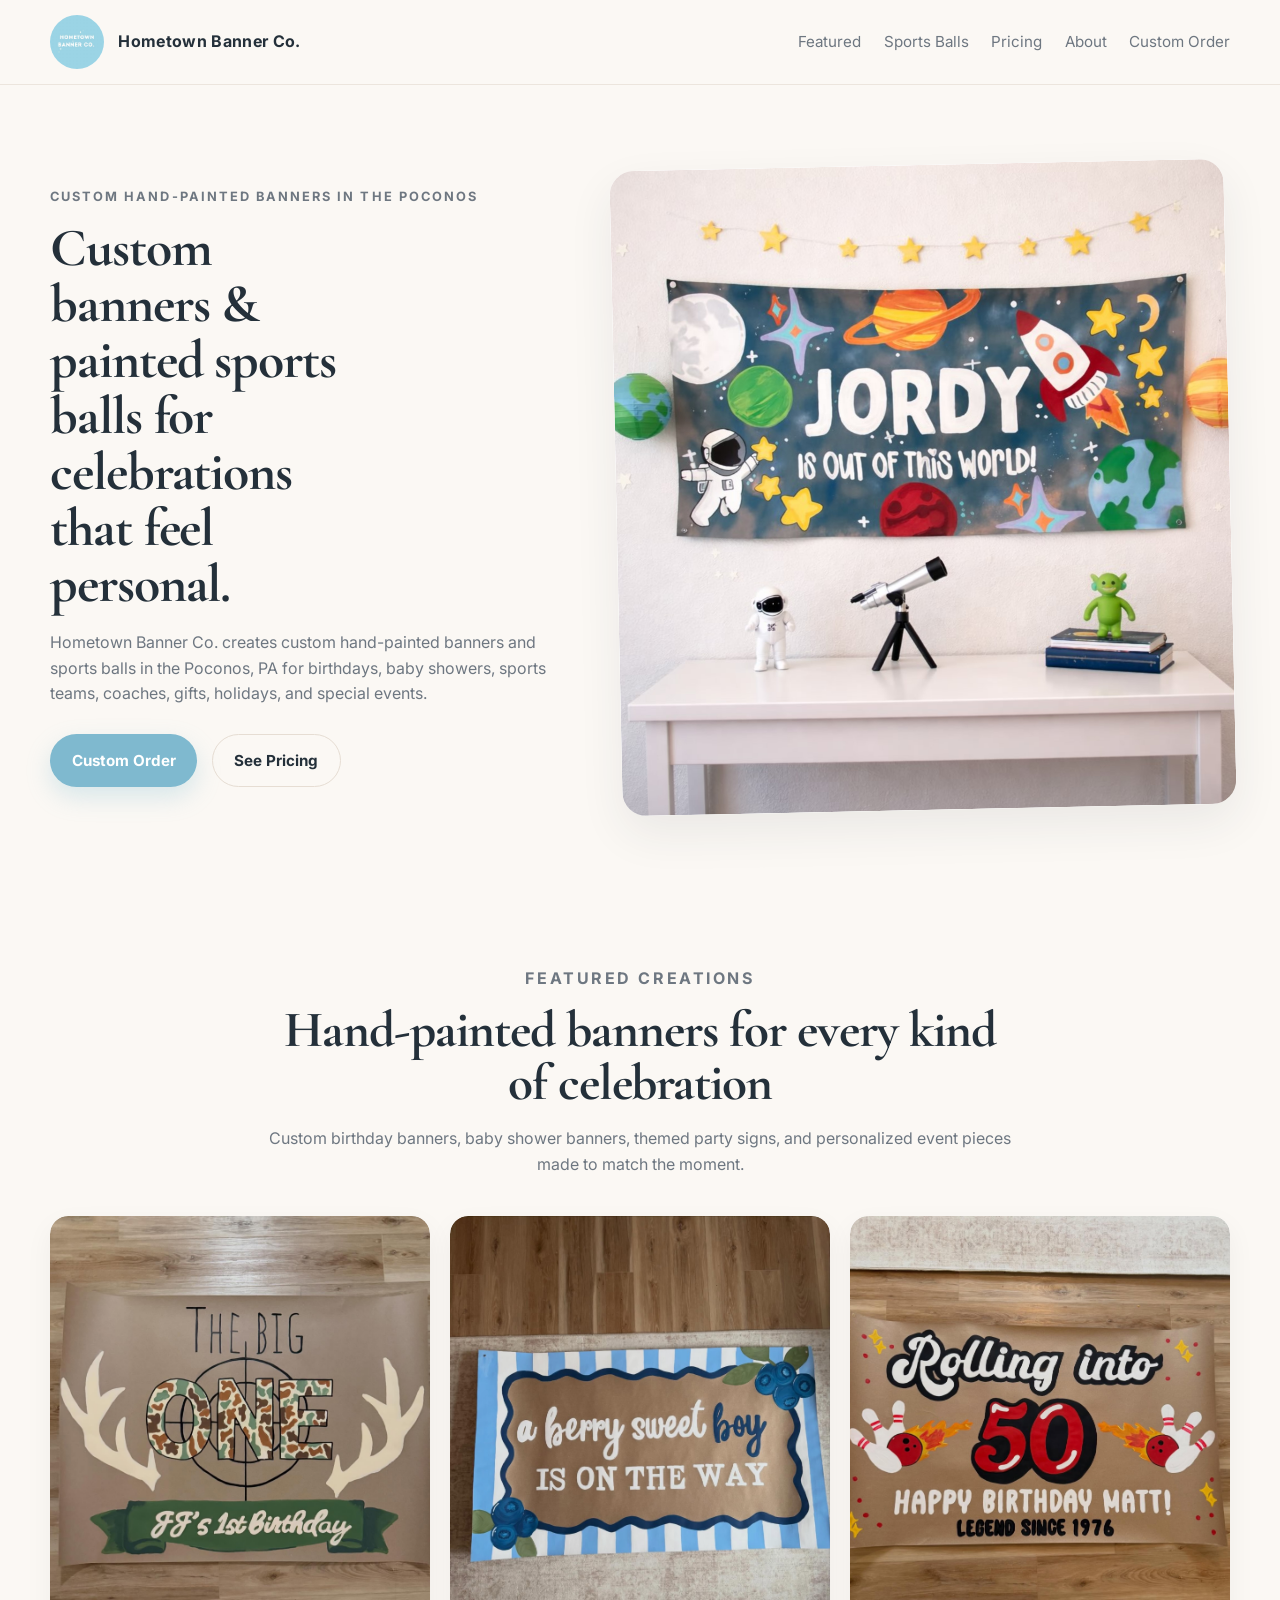
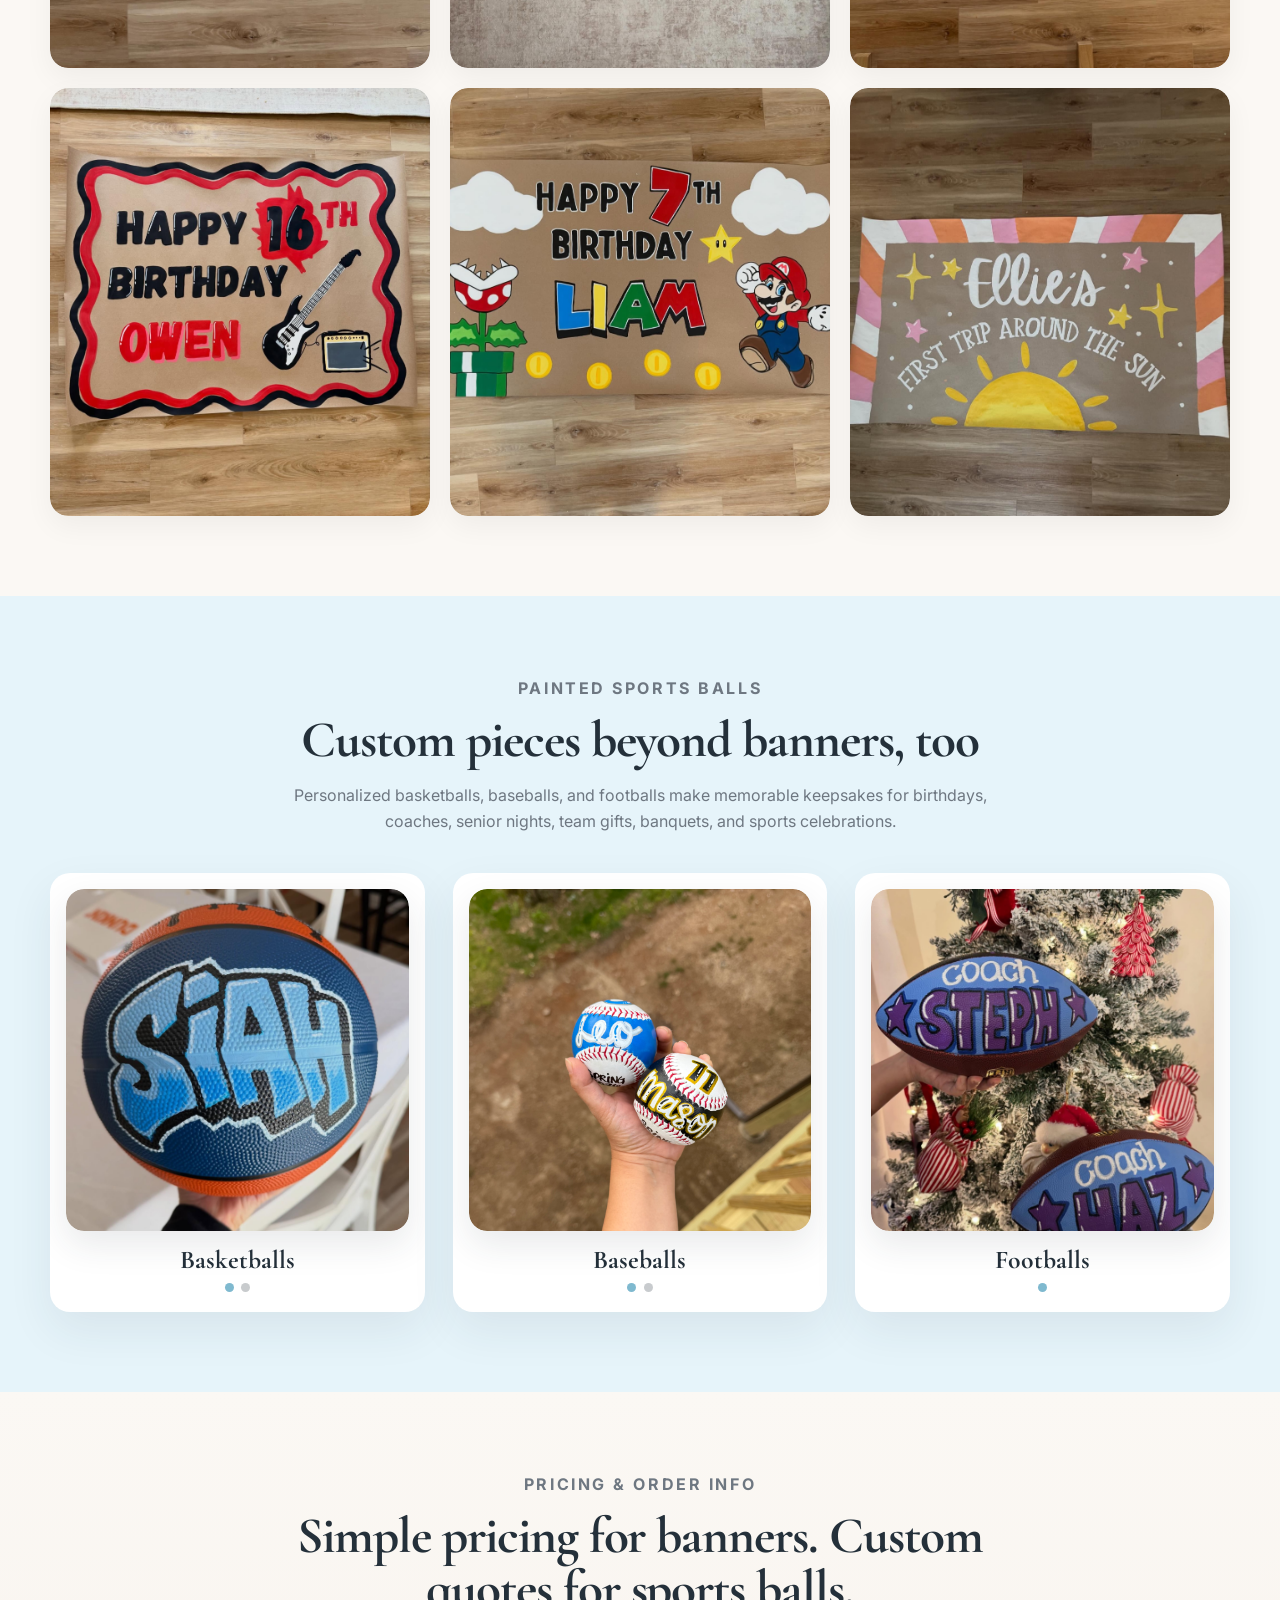
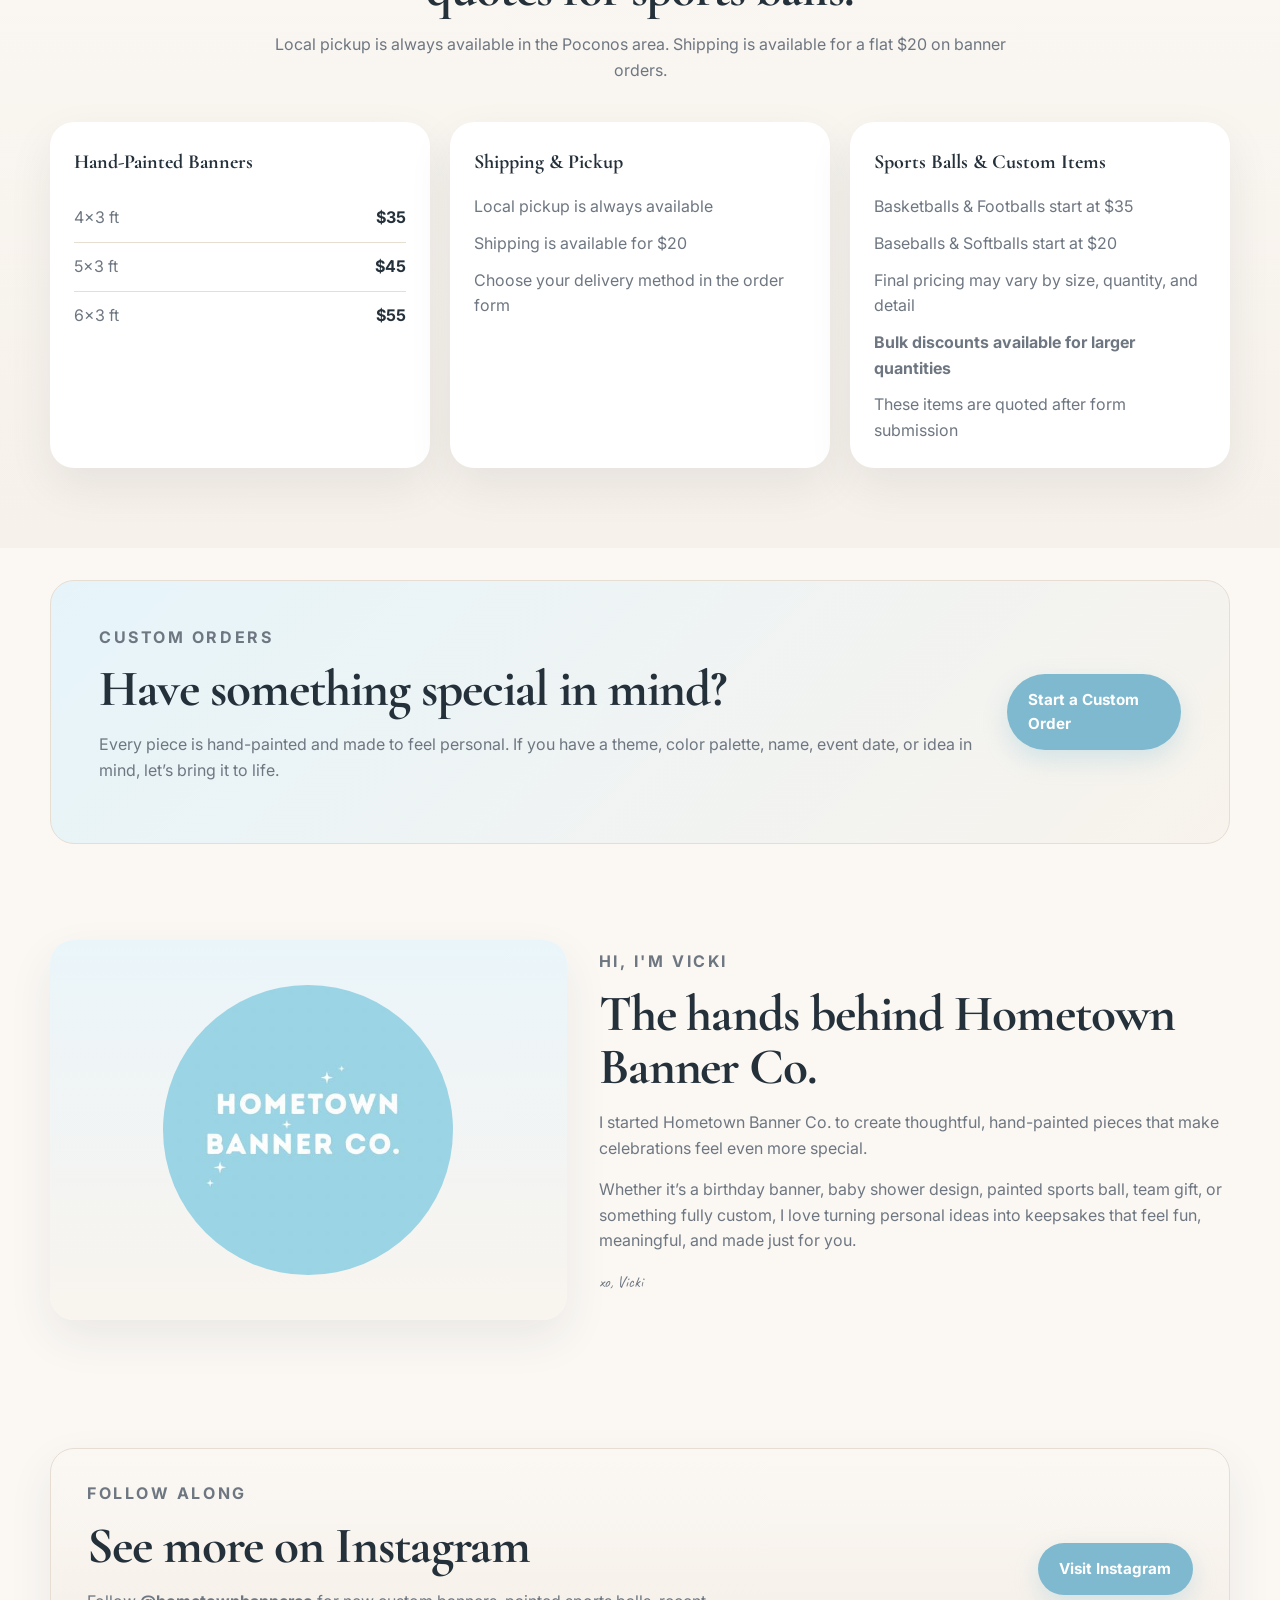
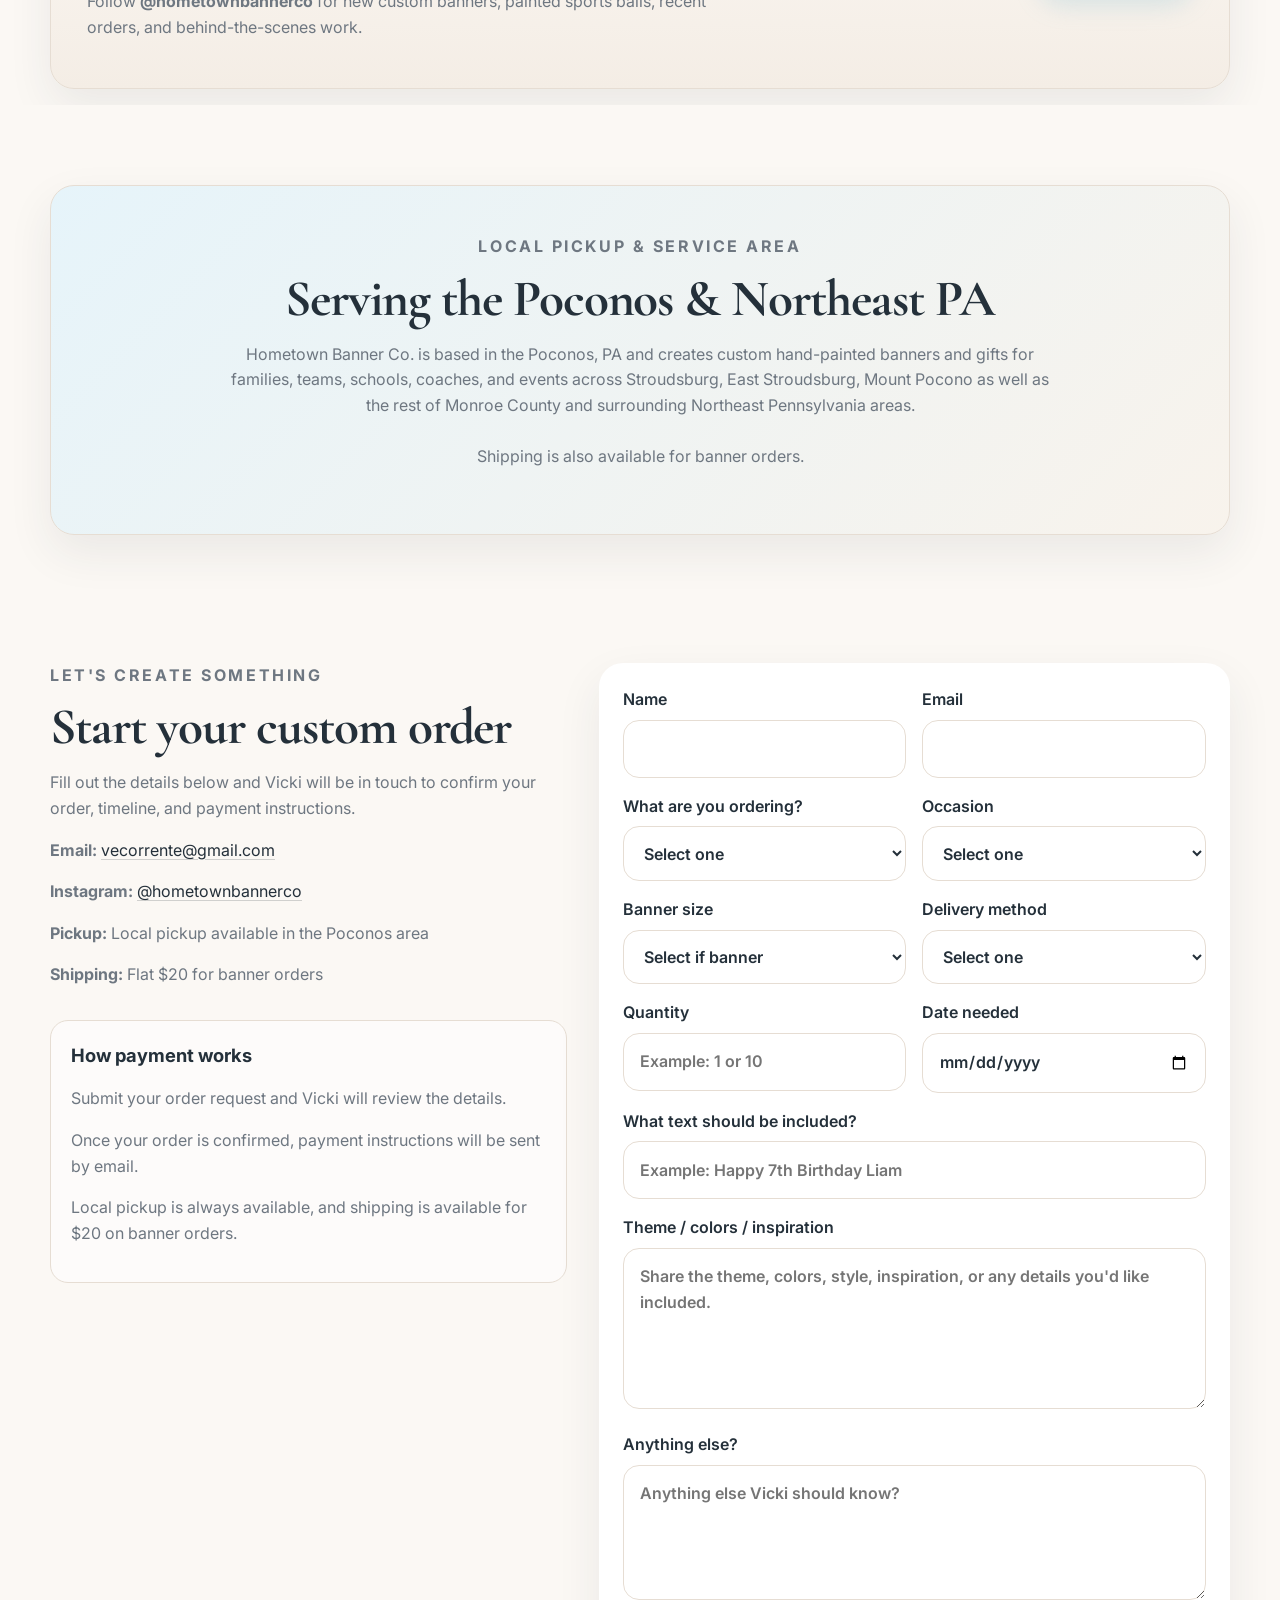
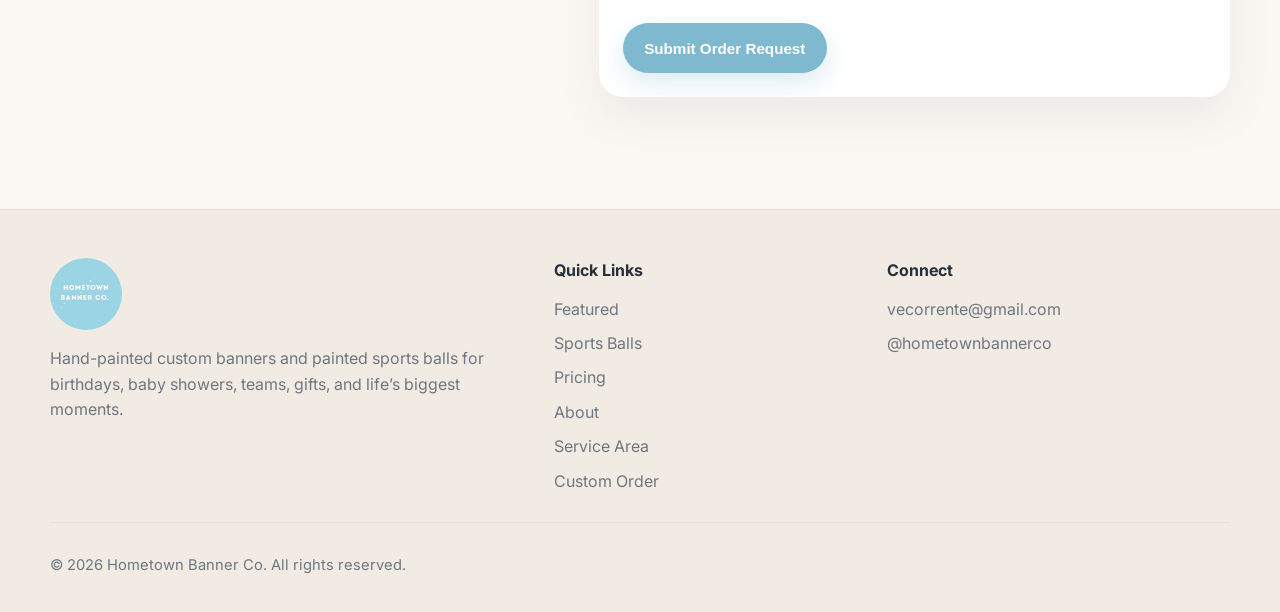
<file: index.html>
<!DOCTYPE html>
<html lang="en">
<head>
  <meta charset="UTF-8" />
  <meta name="viewport" content="width=device-width, initial-scale=1.0" />

  <title>Custom Banners & Painted Sports Balls in the Poconos | Hometown Banner Co.</title>
  <meta
    name="description"
    content="Custom hand-painted banners and painted sports balls in the Poconos, PA. Perfect for birthdays, baby showers, teams, coaches, gifts, and special events. Local pickup available."
  />
  <meta name="robots" content="index, follow" />
  <link rel="canonical" href="https://hometownbannerco.com/" />

  <meta property="og:title" content="Custom Banners & Painted Sports Balls | Hometown Banner Co." />
  <meta
    property="og:description"
    content="Hand-painted custom banners and sports balls in the Poconos, PA for birthdays, baby showers, teams, gifts, and special events."
  />
  <meta property="og:type" content="website" />
  <meta property="og:url" content="https://hometownbannerco.com/" />
  <meta property="og:image" content="https://hometownbannerco.com/images/logo.png" />

  <link rel="preconnect" href="https://fonts.googleapis.com">
  <link rel="preconnect" href="https://fonts.gstatic.com" crossorigin>
  <link
    href="https://fonts.googleapis.com/css2?family=Cormorant+Garamond:wght@500;600;700&family=Inter:wght@400;500;600;700&family=Caveat:wght@500;700&display=swap"
    rel="stylesheet"
  >
  <link rel="stylesheet" href="style.css" />

  <script type="application/ld+json">
  {
    "@context": "https://schema.org",
    "@type": "LocalBusiness",
    "name": "Hometown Banner Co.",
    "url": "https://hometownbannerco.com/",
    "image": "https://hometownbannerco.com/images/logo.png",
    "email": "vecorrente@gmail.com",
    "description": "Custom hand-painted banners and painted sports balls for birthdays, baby showers, sports teams, coaches, gifts, and special events in the Poconos and Northeast Pennsylvania.",
    "areaServed": [
      "Poconos, PA",
      "Stroudsburg, PA",
      "East Stroudsburg, PA",
      "Mount Pocono, PA",
      "Monroe County, PA",
      "Northeast Pennsylvania"
    ],
    "sameAs": [
      "https://instagram.com/hometownbannerco"
    ],
    "priceRange": "$$",
    "makesOffer": [
      {
        "@type": "Offer",
        "name": "Custom hand-painted banners"
      },
      {
        "@type": "Offer",
        "name": "Custom painted sports balls"
      }
    ]
  }
  </script>
</head>
<body>
  <header class="site-header">
    <div class="container nav-wrap">
      <a href="#" class="brand">
        <img src="images/logo.png" alt="Hometown Banner Co. custom banner business logo" class="brand-logo" />
        <span class="brand-text">Hometown Banner Co.</span>
      </a>

      <nav class="site-nav">
        <a href="#featured">Featured</a>
        <a href="#sports">Sports Balls</a>
        <a href="#pricing">Pricing</a>
        <a href="#about">About</a>
        <a href="#contact">Custom Order</a>
      </nav>
    </div>
  </header>

  <main>
    <section class="hero">
      <div class="container hero-grid">
        <div class="hero-copy">
          <p class="eyebrow">CUSTOM HAND-PAINTED BANNERS IN THE POCONOS</p>
          <h1>Custom banners &amp; painted sports balls for celebrations that feel personal.</h1>
          <p class="hero-text">
            Hometown Banner Co. creates custom hand-painted banners and sports balls
            in the Poconos, PA for birthdays, baby showers, sports teams, coaches,
            gifts, holidays, and special events.
          </p>

          <div class="hero-actions">
            <a href="#contact" class="btn btn-primary">Custom Order</a>
            <a href="#pricing" class="btn btn-secondary">See Pricing</a>
          </div>
        </div>

        <div class="hero-image-card image-hover-wrap">
          <img src="images/banner-space.jpg" alt="Custom hand-painted space birthday banner for a kids party" class="hero-image image-hover" />
        </div>
      </div>
    </section>

    <section class="section" id="featured">
      <div class="container">
        <div class="section-heading">
          <p class="section-kicker">FEATURED CREATIONS</p>
          <h2>Hand-painted banners for every kind of celebration</h2>
          <p>
            Custom birthday banners, baby shower banners, themed party signs, and
            personalized event pieces made to match the moment.
          </p>
        </div>

        <div class="gallery-grid">
          <article class="gallery-card image-hover-wrap">
            <img src="images/banner-big-one.jpg" alt="The Big One custom first birthday fishing banner" class="image-hover" />
          </article>

          <article class="gallery-card image-hover-wrap">
            <img src="images/banner-berry-boy.jpg" alt="A berry sweet boy baby shower banner" class="image-hover" />
          </article>

          <article class="gallery-card image-hover-wrap">
            <img src="images/banner-rolling-50.jpg" alt="Rolling into 50 custom bowling birthday banner" class="image-hover" />
          </article>

          <article class="gallery-card image-hover-wrap">
            <img src="images/banner-owen.jpg" alt="Custom rock music birthday banner for a 16th birthday" class="image-hover" />
          </article>

          <article class="gallery-card image-hover-wrap">
            <img src="images/banner-mario.jpg" alt="Custom Mario themed birthday banner for kids party" class="image-hover" />
          </article>

          <article class="gallery-card image-hover-wrap">
            <img src="images/banner-ellie.jpg" alt="First trip around the sun custom birthday banner" class="image-hover" />
          </article>
        </div>
      </div>
    </section>
    
   <section class="section alt-section" id="sports">
  <div class="container">
    <div class="section-heading">
      <p class="section-kicker">PAINTED SPORTS BALLS</p>
      <h2>Custom pieces beyond banners, too</h2>
      <p>
        Personalized basketballs, baseballs, and footballs make memorable keepsakes for
        birthdays, coaches, senior nights, team gifts, banquets, and sports celebrations.
      </p>
    </div>

    <div class="sports-grid sports-slider-grid">
      <article class="sports-card sports-slider-card">
        <div class="sports-photo-frame">
          <img src="images/ball-siah.jpg" alt="Custom painted basketball with personalized name design" class="sports-slide active" />
          <img src="images/ball-happy-birthday.jpg" alt="Custom painted happy birthday basketball gift" class="sports-slide" />
        </div>
        <h3>Basketballs</h3>
        <div class="sports-dots">
          <button type="button" class="sports-dot active" aria-label="Show basketball photo 1"></button>
          <button type="button" class="sports-dot" aria-label="Show basketball photo 2"></button>
        </div>
      </article>

      <article class="sports-card sports-slider-card">
        <div class="sports-photo-frame">
          <img src="images/baseball-front.jpg" alt="Custom painted baseball gift for sports celebration" class="sports-slide active" />
          <img src="images/baseball-back.jpg" alt="Custom painted baseball with personalized design" class="sports-slide" />
        </div>
        <h3>Baseballs</h3>
        <div class="sports-dots">
          <button type="button" class="sports-dot active" aria-label="Show baseball photo 1"></button>
          <button type="button" class="sports-dot" aria-label="Show baseball photo 2"></button>
        </div>
      </article>

      <article class="sports-card sports-slider-card">
        <div class="sports-photo-frame football-frame">
          <img src="images/football-coach.jpg" alt="Custom painted footballs for coaches and team gifts" class="sports-slide active" />
        </div>
        <h3>Footballs</h3>
        <div class="sports-dots">
          <button type="button" class="sports-dot active" aria-label="Show football photo 1"></button>
        </div>
      </article>
    </div>
  </div>
</section>

    <section class="section pricing-section" id="pricing">
      <div class="container">
        <div class="section-heading">
          <p class="section-kicker">PRICING & ORDER INFO</p>
          <h2>Simple pricing for banners. Custom quotes for sports balls.</h2>
          <p>
            Local pickup is always available in the Poconos area. Shipping is available
            for a flat $20 on banner orders.
          </p>
        </div>

        <div class="pricing-grid">
          <article class="pricing-card">
            <h3>Hand-Painted Banners</h3>
            <ul class="pricing-list">
              <li><span>4x3 ft</span><strong>$35</strong></li>
              <li><span>5x3 ft</span><strong>$45</strong></li>
              <li><span>6x3 ft</span><strong>$55</strong></li>
            </ul>
          </article>

          <article class="pricing-card">
            <h3>Shipping & Pickup</h3>
            <ul class="pricing-bullets">
              <li>Local pickup is always available</li>
              <li>Shipping is available for $20</li>
              <li>Choose your delivery method in the order form</li>
            </ul>
          </article>

          <article class="pricing-card">
            <h3>Sports Balls & Custom Items</h3>
            <ul class="pricing-bullets">
              <li>Basketballs & Footballs start at $35</li>
              <li>Baseballs & Softballs start at $20</li>
              <li>Final pricing may vary by size, quantity, and detail</li>
              <li><strong>Bulk discounts available for larger quantities</strong></li>
              <li>These items are quoted after form submission</li>
            </ul>
          </article>
        </div>
      </div>
    </section>

    <section class="cta-band">
      <div class="container cta-band-inner">
        <div>
          <p class="section-kicker">CUSTOM ORDERS</p>
          <h2>Have something special in mind?</h2>
          <p>
            Every piece is hand-painted and made to feel personal. If you have a theme,
            color palette, name, event date, or idea in mind, let’s bring it to life.
          </p>
        </div>

        <a href="#contact" class="btn btn-primary">Start a Custom Order</a>
      </div>
    </section>

    <section class="section" id="about">
      <div class="container about-grid">
        <div class="about-image-card">
          <img src="images/logo.png" alt="Hometown Banner Co. logo for custom hand-painted banners" class="about-logo-large" />
        </div>

        <div class="about-copy">
          <p class="section-kicker">HI, I'M VICKI</p>
          <h2>The hands behind Hometown Banner Co.</h2>
          <p>
            I started Hometown Banner Co. to create thoughtful, hand-painted pieces
            that make celebrations feel even more special.
          </p>
          <p>
            Whether it’s a birthday banner, baby shower design, painted sports ball,
            team gift, or something fully custom, I love turning personal ideas into
            keepsakes that feel fun, meaningful, and made just for you.
          </p>
          <p class="signature">xo, Vicki</p>
        </div>
      </div>
    </section>

    <section class="section instagram-section" id="instagram">
      <div class="container instagram-follow-card">
        <div class="instagram-copy">
          <p class="section-kicker">FOLLOW ALONG</p>
          <h2>See more on Instagram</h2>
          <p>
            Follow <strong>@hometownbannerco</strong> for new custom banners,
            painted sports balls, recent orders, and behind-the-scenes work.
          </p>
        </div>

        <div class="instagram-actions">
          <a
            href="https://instagram.com/hometownbannerco"
            target="_blank"
            rel="noopener noreferrer"
            class="btn btn-primary"
          >
            Visit Instagram
          </a>
        </div>
      </div>
    </section>

    <section class="section service-area-section" id="service-area">
      <div class="container">
        <div class="section-heading">
          <p class="section-kicker">LOCAL PICKUP & SERVICE AREA</p>
          <h2>Serving the Poconos & Northeast PA</h2>
          <p>
            Hometown Banner Co. is based in the Poconos, PA and creates custom
            hand-painted banners and gifts for families, teams, schools,
            coaches, and events across Stroudsburg, East Stroudsburg, Mount Pocono as well as the rest of 
           Monroe County and surrounding Northeast Pennsylvania areas. 
            <br><br>Shipping is
            also available for banner orders.
          </p>
        </div>
      </div>
    </section>

    <section class="section contact-section" id="contact">
      <div class="container contact-grid">
        <div class="contact-copy">
          <p class="section-kicker">LET'S CREATE SOMETHING</p>
          <h2>Start your custom order</h2>
          <p>
            Fill out the details below and Vicki will be in touch to confirm your order,
            timeline, and payment instructions.
          </p>

          <div class="contact-details">
            <p><strong>Email:</strong> <a href="mailto:vecorrente@gmail.com">vecorrente@gmail.com</a></p>
            <p><strong>Instagram:</strong> <a href="https://instagram.com/hometownbannerco" target="_blank" rel="noopener noreferrer">@hometownbannerco</a></p>
            <p><strong>Pickup:</strong> Local pickup available in the Poconos area</p>
            <p><strong>Shipping:</strong> Flat $20 for banner orders</p>
          </div>

          <div class="deposit-note">
            <h3>How payment works</h3>
            <p>
              Submit your order request and Vicki will review the details.
            </p>
            <p>
              Once your order is confirmed, payment instructions will be sent by email.
            </p>
            <p>
              Local pickup is always available, and shipping is available for $20 on banner orders.
            </p>
          </div>
        </div>

        <form
          class="contact-form"
          id="custom-order-form"
          name="custom-order"
          method="POST"
          action="/thanks.html"
          data-netlify="true"
          netlify-honeypot="bot-field"
        >
          <input type="hidden" name="form-name" value="custom-order" />
          <p class="hidden-field">
            <label>Don’t fill this out if you're human: <input name="bot-field" /></label>
          </p>

          <div class="form-grid">
            <label>
              Name
              <input type="text" name="name" required />
            </label>

            <label>
              Email
              <input type="email" name="email" required />
            </label>
          </div>

          <div class="form-grid">
            <label>
              What are you ordering?
              <select name="product_type" id="product_type" required>
                <option value="">Select one</option>
                <option value="Banner">Banner</option>
                <option value="Basketball">Basketball</option>
                <option value="Football">Football</option>
                <option value="Other custom piece">Other custom piece</option>
              </select>
            </label>

            <label>
              Occasion
              <select name="occasion" required>
                <option value="">Select one</option>
                <option>Birthday</option>
                <option>Baby shower</option>
                <option>Sports / team</option>
                <option>Holiday</option>
                <option>Gift</option>
                <option>Other</option>
              </select>
            </label>
          </div>

          <div class="form-grid">
            <label>
              Banner size
              <select name="banner_size" id="banner_size">
                <option value="">Select if banner</option>
                <option value="4x3 ft">4x3 ft</option>
                <option value="5x3 ft">5x3 ft</option>
                <option value="6x3 ft">6x3 ft</option>
                <option value="Not sure yet">Not sure yet</option>
                <option value="Not a banner">Not a banner</option>
              </select>
            </label>

            <label>
              Delivery method
              <select name="delivery_method" id="delivery_method">
                <option value="">Select one</option>
                <option value="Local pickup">Local pickup</option>
                <option value="Shipping">Shipping (+$20)</option>
                <option value="Not sure yet">Not sure yet</option>
              </select>
            </label>
          </div>

          <div class="form-grid">
            <label>
              Quantity
              <input type="text" name="quantity" placeholder="Example: 1 or 10" />
            </label>

            <label>
              Date needed
              <input type="date" name="date_needed" />
            </label>
          </div>

          <label>
            What text should be included?
            <input
              type="text"
              name="banner_text"
              placeholder="Example: Happy 7th Birthday Liam"
            />
          </label>

          <label>
            Theme / colors / inspiration
            <textarea
              name="design_details"
              rows="5"
              placeholder="Share the theme, colors, style, inspiration, or any details you'd like included."
              required
            ></textarea>
          </label>

          <label>
            Anything else?
            <textarea
              name="extra_notes"
              rows="4"
              placeholder="Anything else Vicki should know?"
            ></textarea>
          </label>

          <button type="submit" class="btn btn-primary submit-btn">Submit Order Request</button>
        </form>
      </div>
    </section>
  </main>

  <footer class="site-footer">
    <div class="container footer-grid">
      <div>
        <img src="images/logo.png" alt="Hometown Banner Co. logo" class="footer-logo" />
        <p class="footer-note">
          Hand-painted custom banners and painted sports balls for birthdays,
          baby showers, teams, gifts, and life’s biggest moments.
        </p>
      </div>

      <div>
        <h3>Quick Links</h3>
        <ul>
          <li><a href="#featured">Featured</a></li>
          <li><a href="#sports">Sports Balls</a></li>
          <li><a href="#pricing">Pricing</a></li>
          <li><a href="#about">About</a></li>
          <li><a href="#service-area">Service Area</a></li>
          <li><a href="#contact">Custom Order</a></li>
        </ul>
      </div>

      <div>
        <h3>Connect</h3>
        <ul>
          <li><a href="mailto:vecorrente@gmail.com">vecorrente@gmail.com</a></li>
          <li><a href="https://instagram.com/hometownbannerco" target="_blank" rel="noopener noreferrer">@hometownbannerco</a></li>
        </ul>
      </div>
    </div>

    <div class="container footer-bottom">
      <p>© 2026 Hometown Banner Co. All rights reserved.</p>
    </div>
  </footer>

    <script>
  document.querySelectorAll(".sports-slider-card").forEach((card) => {
    const slides = card.querySelectorAll(".sports-slide");
    const dots = card.querySelectorAll(".sports-dot");

    dots.forEach((dot, index) => {
      dot.addEventListener("click", () => {
        slides.forEach((slide) => slide.classList.remove("active"));
        dots.forEach((button) => button.classList.remove("active"));

        if (slides[index]) {
          slides[index].classList.add("active");
          dot.classList.add("active");
        }
      });
    });
  });
</script>
    
</body>
</html>
</file>
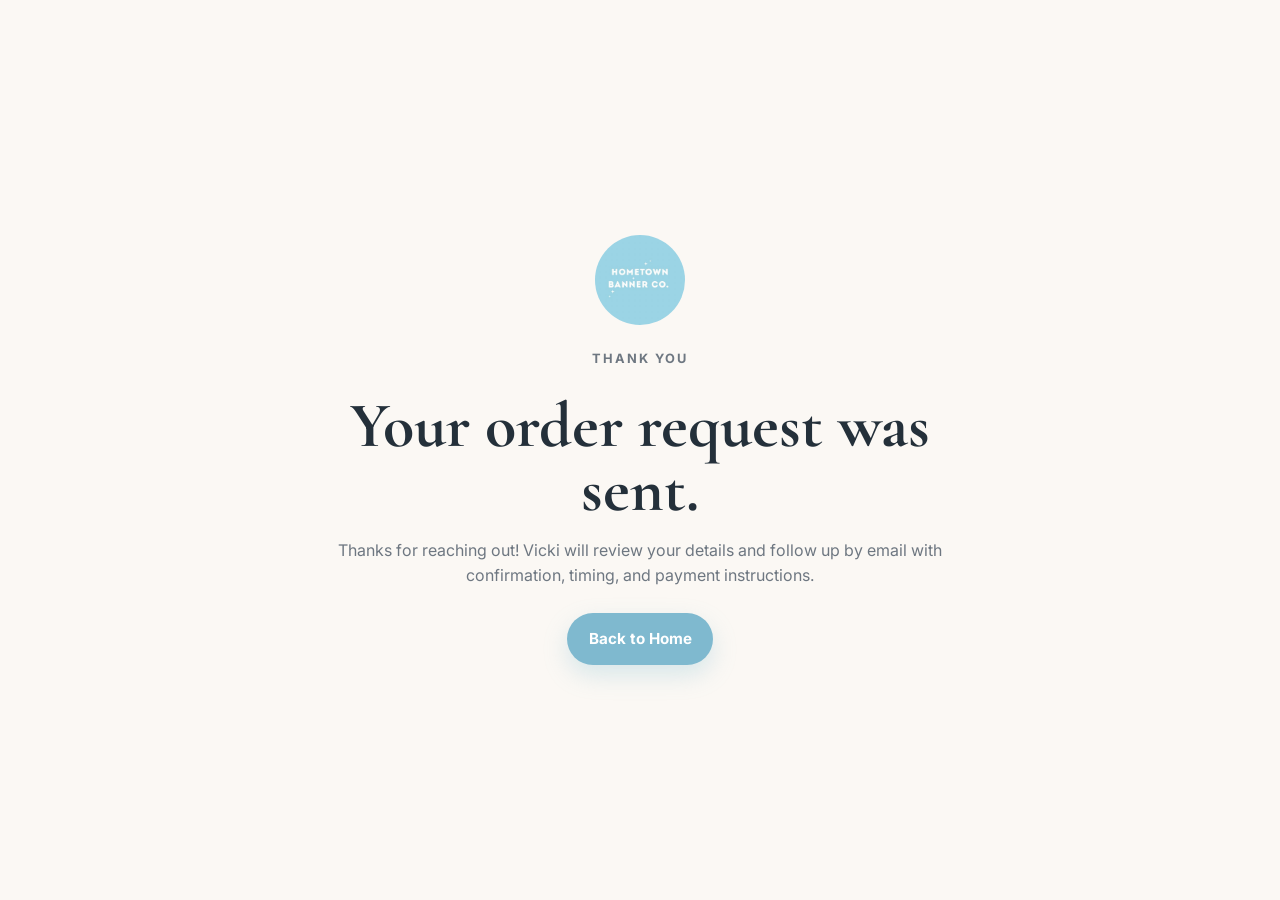
<file: thanks.html>
<!DOCTYPE html>
<html lang="en">
<head>
  <meta charset="UTF-8" />
  <meta name="viewport" content="width=device-width, initial-scale=1.0" />
  <title>Thanks! | Hometown Banner Co.</title>
  <link rel="preconnect" href="https://fonts.googleapis.com">
  <link rel="preconnect" href="https://fonts.gstatic.com" crossorigin>
  <link
    href="https://fonts.googleapis.com/css2?family=Cormorant+Garamond:wght@500;600;700&family=Inter:wght@400;500;600;700&display=swap"
    rel="stylesheet"
  >
  <link rel="stylesheet" href="style.css" />
</head>
<body>
  <main class="thanks-page">
    <div class="container thanks-wrap">
      <img src="images/logo.png" alt="Hometown Banner Co. logo" class="thanks-logo" />
      <p class="section-kicker">THANK YOU</p>
      <h1>Your order request was sent.</h1>
<p>
  Thanks for reaching out! Vicki will review your details and follow up by email
  with confirmation, timing, and payment instructions.
</p>
<a href="/" class="btn btn-primary">Back to Home</a>
    </div>
  </main>
</body>
</html>
</file>
<file: style.css>
:root {
  --bg: #f7f2eb;
  --bg-soft: #fbf8f4;
  --panel: #ffffff;
  --accent-soft: #e6f4fa;
  --text: #24303a;
  --muted: #6e7781;
  --line: #e6ddd3;
  --blue-deep: #7fb9cf;
  --shadow: 0 18px 45px rgba(36, 48, 58, 0.08);
  --radius: 24px;
  --container: 1180px;
}

* {
  box-sizing: border-box;
}

html {
  scroll-behavior: smooth;
}

body {
  margin: 0;
  background: var(--bg-soft);
  color: var(--text);
  font-family: "Inter", sans-serif;
  line-height: 1.6;
}

img {
  max-width: 100%;
  display: block;
  border-radius: 18px;
}

a {
  color: inherit;
  text-decoration: none;
}

.container {
  width: min(var(--container), calc(100% - 2rem));
  margin: 0 auto;
}

.site-header {
  position: sticky;
  top: 0;
  z-index: 100;
  background: rgba(251, 248, 244, 0.94);
  backdrop-filter: blur(12px);
  border-bottom: 1px solid rgba(230, 221, 211, 0.7);
}

.nav-wrap {
  display: flex;
  align-items: center;
  justify-content: space-between;
  gap: 1rem;
  min-height: 84px;
}

.brand {
  display: flex;
  align-items: center;
  gap: 0.9rem;
}

.brand-logo {
  width: 54px;
  height: 54px;
  border-radius: 50%;
  object-fit: cover;
}

.brand-text {
  font-weight: 700;
  letter-spacing: 0.02em;
}

.site-nav {
  display: flex;
  align-items: center;
  gap: 1.4rem;
}

.site-nav a {
  font-size: 0.95rem;
  color: var(--muted);
  transition: color 0.2s ease;
}

.site-nav a:hover {
  color: var(--text);
}

.hero {
  padding: 5rem 0 4.75rem;
}

.hero-grid {
  display: grid;
  grid-template-columns: 0.9fr 1.1fr;
  gap: 4rem;
  align-items: center;
}

.eyebrow,
.section-kicker {
  margin: 0 0 0.8rem;
  font-size: 0.8rem;
  letter-spacing: 0.16em;
  text-transform: uppercase;
  color: var(--muted);
  font-weight: 700;
}

.hero h1,
.section-heading h2,
.cta-band h2,
.about-copy h2,
.contact-copy h2,
.instagram-copy h2 {
  margin: 0;
  font-family: "Cormorant Garamond", serif;
  font-weight: 700;
  line-height: 1.04;
  letter-spacing: -0.02em;
  color: var(--text);
}

.hero h1 {
  font-size: clamp(2.8rem, 4.2vw, 4.6rem);
  max-width: 11ch;
}

.hero-copy {
  max-width: 560px;
}

.hero-text,
.section-heading p,
.about-copy p,
.contact-copy p,
.cta-band p,
.instagram-copy p,
.footer-note,
.pricing-note,
.deposit-note p {
  color: var(--muted);
  font-size: 1rem;
}

.hero-text {
  max-width: 34rem;
  margin: 1.15rem 0 0;
}

.hero-actions {
  display: flex;
  flex-wrap: wrap;
  gap: 0.9rem;
  margin-top: 1.7rem;
}

.btn {
  display: inline-flex;
  align-items: center;
  justify-content: center;
  min-height: 50px;
  padding: 0.85rem 1.35rem;
  border-radius: 999px;
  font-weight: 700;
  font-size: 0.95rem;
  transition: transform 0.2s ease, box-shadow 0.2s ease, background 0.2s ease, border-color 0.2s ease;
}

.btn:hover {
  transform: translateY(-1px);
}

.btn-primary {
  background: var(--blue-deep);
  color: #fff;
  box-shadow: 0 10px 25px rgba(127, 185, 207, 0.28);
}

.btn-primary:hover {
  background: #70adc6;
}

.btn-secondary {
  background: transparent;
  color: var(--text);
  border: 1px solid var(--line);
}

.btn-secondary:hover {
  border-color: #d8cab8;
}

.hero-image-card,
.about-image-card,
.gallery-card,
.sports-card,
.contact-form,
.instagram-follow-card,
.pricing-card {
  background: var(--panel);
  border-radius: var(--radius);
  box-shadow: var(--shadow);
  overflow: hidden;
}

.hero-image-card {
  transform: rotate(-1.2deg);
}

.hero-image {
  width: 100%;
  aspect-ratio: 4 / 4.2;
  object-fit: cover;
}

.section {
  padding: 5rem 0;
}

.section-heading {
  text-align: center;
  max-width: 760px;
  margin: 0 auto 2.4rem;
}

.section-heading h2 {
  font-size: clamp(2.15rem, 4vw, 3.45rem);
  margin-bottom: 0.75rem;
}

.gallery-grid {
  display: grid;
  grid-template-columns: repeat(3, 1fr);
  gap: 1.25rem;
}

.gallery-card {
  min-height: 280px;
  border-radius: 18px;
  overflow: hidden;
  box-shadow: 0 10px 28px rgba(0, 0, 0, 0.05);
}

.gallery-card img,
.sports-card img {
  width: 100%;
  height: 100%;
  object-fit: cover;
}

.alt-section {
  background: var(--accent-soft);
}

.sports-grid {
  display: grid;
  grid-template-columns: repeat(3, 1fr);
  gap: 1.75rem;
}

.sports-card {
  min-height: 380px;
  border-radius: 20px;
  overflow: hidden;
}

.pricing-section {
  background: linear-gradient(180deg, #fbf8f4 0%, #f6f1ea 100%);
}

.pricing-grid {
  display: grid;
  grid-template-columns: repeat(3, 1fr);
  gap: 1.25rem;
}

.pricing-card {
  padding: 1.5rem;
}

.pricing-card h3 {
  margin: 0 0 1rem;
  font-size: 1.25rem;
  font-family: "Cormorant Garamond", serif;
}

.pricing-list,
.pricing-bullets {
  list-style: none;
  padding: 0;
  margin: 0;
}

.pricing-list li {
  display: flex;
  align-items: center;
  justify-content: space-between;
  gap: 1rem;
  padding: 0.7rem 0;
  border-bottom: 1px solid var(--line);
}

.pricing-list li:last-child {
  border-bottom: 0;
}

.pricing-list span,
.pricing-bullets li,
.pricing-note {
  color: var(--muted);
}

.pricing-list strong {
  color: var(--text);
}

.pricing-bullets li + li {
  margin-top: 0.7rem;
}

.cta-band {
  padding: 2rem 0 1rem;
}

.cta-band-inner {
  background: linear-gradient(135deg, #e6f4fa 0%, #f8f3ec 100%);
  border: 1px solid var(--line);
  border-radius: var(--radius);
  padding: 2.75rem 3rem;
  display: flex;
  align-items: center;
  justify-content: space-between;
  gap: 2rem;
}

.cta-band h2 {
  font-size: clamp(2rem, 4vw, 3.2rem);
  margin-bottom: 0.6rem;
}

.about-grid,
.contact-grid,
.footer-grid {
  display: grid;
  gap: 2rem;
}

.about-grid {
  grid-template-columns: 0.9fr 1.1fr;
  align-items: center;
}

.about-image-card {
  min-height: 380px;
  display: grid;
  place-items: center;
  background: linear-gradient(180deg, #eaf5fa 0%, #f9f4ee 100%);
}

.about-logo-large {
  width: min(290px, 70%);
  border-radius: 50%;
}

.about-copy h2,
.contact-copy h2,
.instagram-copy h2 {
  font-size: clamp(2.1rem, 4vw, 3.2rem);
  margin-bottom: 0.9rem;
}

.signature {
  margin-top: 1rem;
  font-family: "Caveat", cursive;
  font-size: 2rem;
  color: var(--text);
}

.instagram-section {
  padding-top: 3rem;
  padding-bottom: 1rem;
}

.instagram-follow-card {
  padding: 2rem 2.25rem;
  display: flex;
  align-items: center;
  justify-content: space-between;
  gap: 2rem;
  background: linear-gradient(180deg, #fbf8f4 0%, #f4ede5 100%);
  border: 1px solid var(--line);
}

.instagram-copy {
  max-width: 650px;
}

.instagram-actions {
  flex-shrink: 0;
}

.contact-section {
  padding-top: 3rem;
}

.contact-grid {
  grid-template-columns: 0.9fr 1.1fr;
  align-items: start;
}

.contact-form {
  padding: 1.5rem;
}

.form-grid {
  display: grid;
  grid-template-columns: repeat(2, 1fr);
  gap: 1rem;
}

.contact-form label {
  display: block;
  font-weight: 600;
  margin-bottom: 1rem;
  color: var(--text);
}

.contact-form input,
.contact-form textarea,
.contact-form select {
  width: 100%;
  margin-top: 0.45rem;
  padding: 0.95rem 1rem;
  border: 1px solid var(--line);
  border-radius: 16px;
  font: inherit;
  background: #fff;
  color: var(--text);
}

.contact-form input:focus,
.contact-form textarea:focus,
.contact-form select:focus {
  outline: none;
  border-color: var(--blue-deep);
  box-shadow: 0 0 0 4px rgba(127, 185, 207, 0.15);
}

.submit-btn {
  border: 0;
  cursor: pointer;
}

.hidden-field {
  position: absolute;
  left: -9999px;
  opacity: 0;
  pointer-events: none;
}

.contact-details a {
  color: var(--text);
  text-decoration: underline;
  text-decoration-color: rgba(36, 48, 58, 0.2);
  text-underline-offset: 3px;
}

.deposit-note {
  margin-top: 2rem;
  padding: 1.25rem;
  border: 1px solid var(--line);
  border-radius: 18px;
  background: rgba(255, 255, 255, 0.55);
}

.deposit-note h3 {
  margin: 0 0 0.5rem;
  font-size: 1.15rem;
}

.site-footer {
  margin-top: 2rem;
  padding: 3rem 0 1.25rem;
  background: #f2ebe3;
  border-top: 1px solid var(--line);
}

.footer-grid {
  grid-template-columns: 1.1fr 0.7fr 0.8fr;
}

.footer-logo {
  width: 72px;
  height: 72px;
  border-radius: 50%;
  margin-bottom: 1rem;
}

.site-footer h3 {
  margin: 0 0 0.8rem;
  font-size: 1rem;
}

.site-footer ul {
  list-style: none;
  padding: 0;
  margin: 0;
}

.site-footer li + li {
  margin-top: 0.55rem;
}

.site-footer a {
  color: var(--muted);
}

.site-footer a:hover {
  color: var(--text);
}

.footer-bottom {
  margin-top: 1.75rem;
  padding-top: 1rem;
  border-top: 1px solid rgba(230, 221, 211, 0.8);
  color: var(--muted);
  font-size: 0.92rem;
}

.image-hover-wrap {
  overflow: hidden;
}

.image-hover {
  transition: transform 0.4s ease;
}

.image-hover-wrap:hover .image-hover {
  transform: scale(1.04);
}

.thanks-page {
  min-height: 100vh;
  display: flex;
  align-items: center;
  justify-content: center;
  padding: 3rem 0;
}

.thanks-wrap {
  text-align: center;
  max-width: 640px;
}

.thanks-logo {
  width: 90px;
  height: 90px;
  border-radius: 50%;
  margin: 0 auto 1.5rem;
}

.thanks-wrap h1 {
  margin: 0 0 1rem;
  font-family: "Cormorant Garamond", serif;
  font-size: clamp(2.5rem, 5vw, 4rem);
  line-height: 1;
  color: var(--text);
}

.thanks-wrap p {
  color: var(--muted);
  margin-bottom: 1.5rem;
}

@media (max-width: 980px) {
  .hero-grid,
  .gallery-grid,
  .sports-grid,
  .pricing-grid,
  .about-grid,
  .contact-grid,
  .footer-grid,
  .form-grid {
    grid-template-columns: 1fr;
  }

  .cta-band-inner,
  .instagram-follow-card {
    flex-direction: column;
    align-items: flex-start;
  }

  .hero-image-card {
    transform: none;
  }

  .hero-copy {
    max-width: 100%;
  }
}

@media (max-width: 768px) {
  .nav-wrap {
    flex-direction: column;
    align-items: flex-start;
    padding: 0.8rem 0;
  }

  .site-nav {
    flex-wrap: wrap;
    gap: 0.9rem 1.1rem;
  }

  .hero {
    padding-top: 2rem;
    padding-bottom: 2rem;
  }

  .hero-grid {
    display: flex;
    flex-direction: column;
    gap: 1.5rem;
  }

  .hero-copy {
    order: 1;
    max-width: 100%;
  }

  .hero-image-card {
    order: 2;
    width: 100%;
  }

  .hero-actions {
    order: 3;
    display: flex;
    flex-direction: column;
    gap: 0.85rem;
    margin-top: 1.25rem;
  }

  .hero h1 {
    font-size: 2.65rem;
    line-height: 1.05;
    max-width: 100%;
  }

  .hero-text {
    max-width: 100%;
    font-size: 1rem;
  }

  .hero-image {
    width: 100%;
    aspect-ratio: 4 / 3.7;
    object-fit: cover;
  }

  .hero .btn,
  .btn {
    width: 100%;
    justify-content: center;
  }

  .section {
    padding: 3rem 0;
  }

  .gallery-grid,
  .sports-grid {
    gap: 1rem;
  }

  .gallery-card {
    min-height: 220px;
  }

  .sports-card {
    min-height: 260px;
  }

  .cta-band-inner,
  .instagram-follow-card,
  .contact-form {
    padding: 1.25rem;
  }

  .instagram-follow-card {
    text-align: center;
  }

  .instagram-actions,
  .instagram-copy {
    width: 100%;
  }

  .footer-grid {
    gap: 1.5rem;
  }
}

/* Service Area Section */
.service-area-section {
  background: var(--bg-soft);
}

.service-area-section .container {
  background: linear-gradient(135deg, #e6f4fa 0%, #f8f3ec 100%);
  border: 1px solid var(--line);
  border-radius: var(--radius);
  padding: 3rem 2rem;
  box-shadow: var(--shadow);
}

.service-area-section .section-heading {
  margin-bottom: 0;
  max-width: 820px;
}

/* =========================
   SPORTS BALL STACKED CARDS
========================= */

.sports-stack-grid {
  align-items: stretch;
}

.sports-stack-card {
  min-height: 390px;
  padding: 1rem;
  display: flex;
  flex-direction: column;
  justify-content: space-between;
}

.stacked-images {
  position: relative;
  min-height: 310px;
}

.stack-img,
.single-sports-image img {
  border-radius: 18px;
  box-shadow: 0 14px 34px rgba(36, 48, 58, 0.12);
  object-fit: cover;
}

.stack-img {
  position: absolute;
  width: 78%;
  height: 78%;
}

.stack-img-back {
  top: 0;
  right: 0;
  z-index: 1;
  opacity: 0.94;
}

.stack-img-front {
  left: 0;
  bottom: 0;
  z-index: 2;
}

.single-sports-image img {
  width: 100%;
  height: 310px;
}

.sports-stack-card h3 {
  margin: 1rem 0 0;
  font-family: "Cormorant Garamond", serif;
  font-size: 1.6rem;
  text-align: center;
  color: var(--text);
}

@media (max-width: 768px) {
  .sports-stack-card {
    min-height: auto;
  }

  .stacked-images {
    min-height: 280px;
  }

  .single-sports-image img {
    height: 280px;
  }
}

/* =========================
   SPORTS PHOTO SWITCHER
========================= */

.sports-slider-grid {
  align-items: stretch;
}

.sports-slider-card {
  padding: 1rem 1rem 1.25rem;
  min-height: auto;
}

.sports-photo-frame {
  position: relative;
  width: 100%;
  aspect-ratio: 1 / 1;
  overflow: hidden;
  border-radius: 18px;
  background: #fff;
  box-shadow: 0 14px 34px rgba(36, 48, 58, 0.1);
}

.sports-slide {
  position: absolute;
  inset: 0;
  width: 100%;
  height: 100%;
  object-fit: cover;
  opacity: 0;
  transform: scale(1.02);
  transition: opacity 0.25s ease, transform 0.25s ease;
}

.sports-slide.active {
  opacity: 1;
  transform: scale(1);
}

.football-frame .sports-slide {
  object-position: center 35%;
}

.sports-slider-card h3 {
  margin: 1rem 0 0.6rem;
  font-family: "Cormorant Garamond", serif;
  font-size: 1.6rem;
  line-height: 1;
  text-align: center;
  color: var(--text);
}

.sports-dots {
  display: flex;
  justify-content: center;
  gap: 0.45rem;
}

.sports-dot {
  width: 9px;
  height: 9px;
  padding: 0;
  border: 0;
  border-radius: 999px;
  background: rgba(36, 48, 58, 0.25);
  cursor: pointer;
}

.sports-dot.active {
  background: var(--blue-deep);
}

@media (max-width: 768px) {
  .sports-slider-card {
    padding: 0.9rem;
  }

  .sports-photo-frame {
    aspect-ratio: 4 / 3.6;
  }
}
</file>
